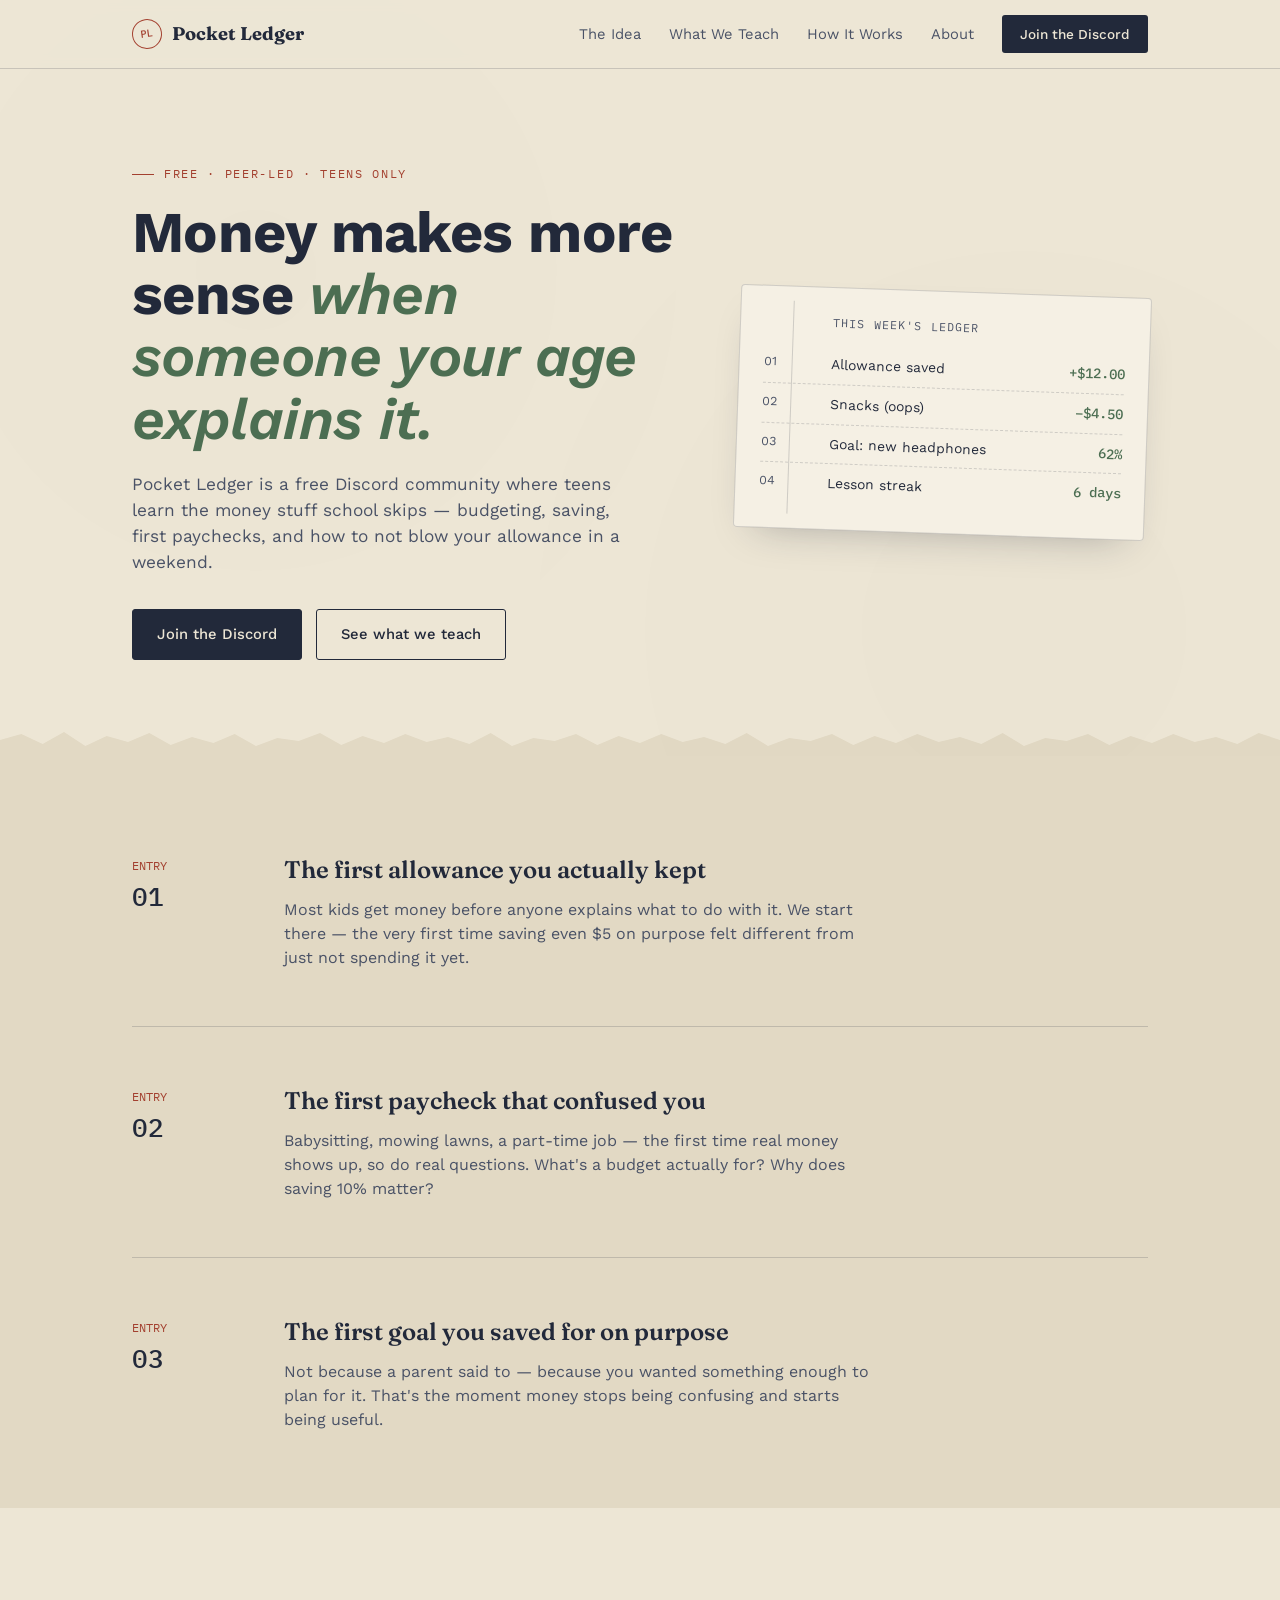
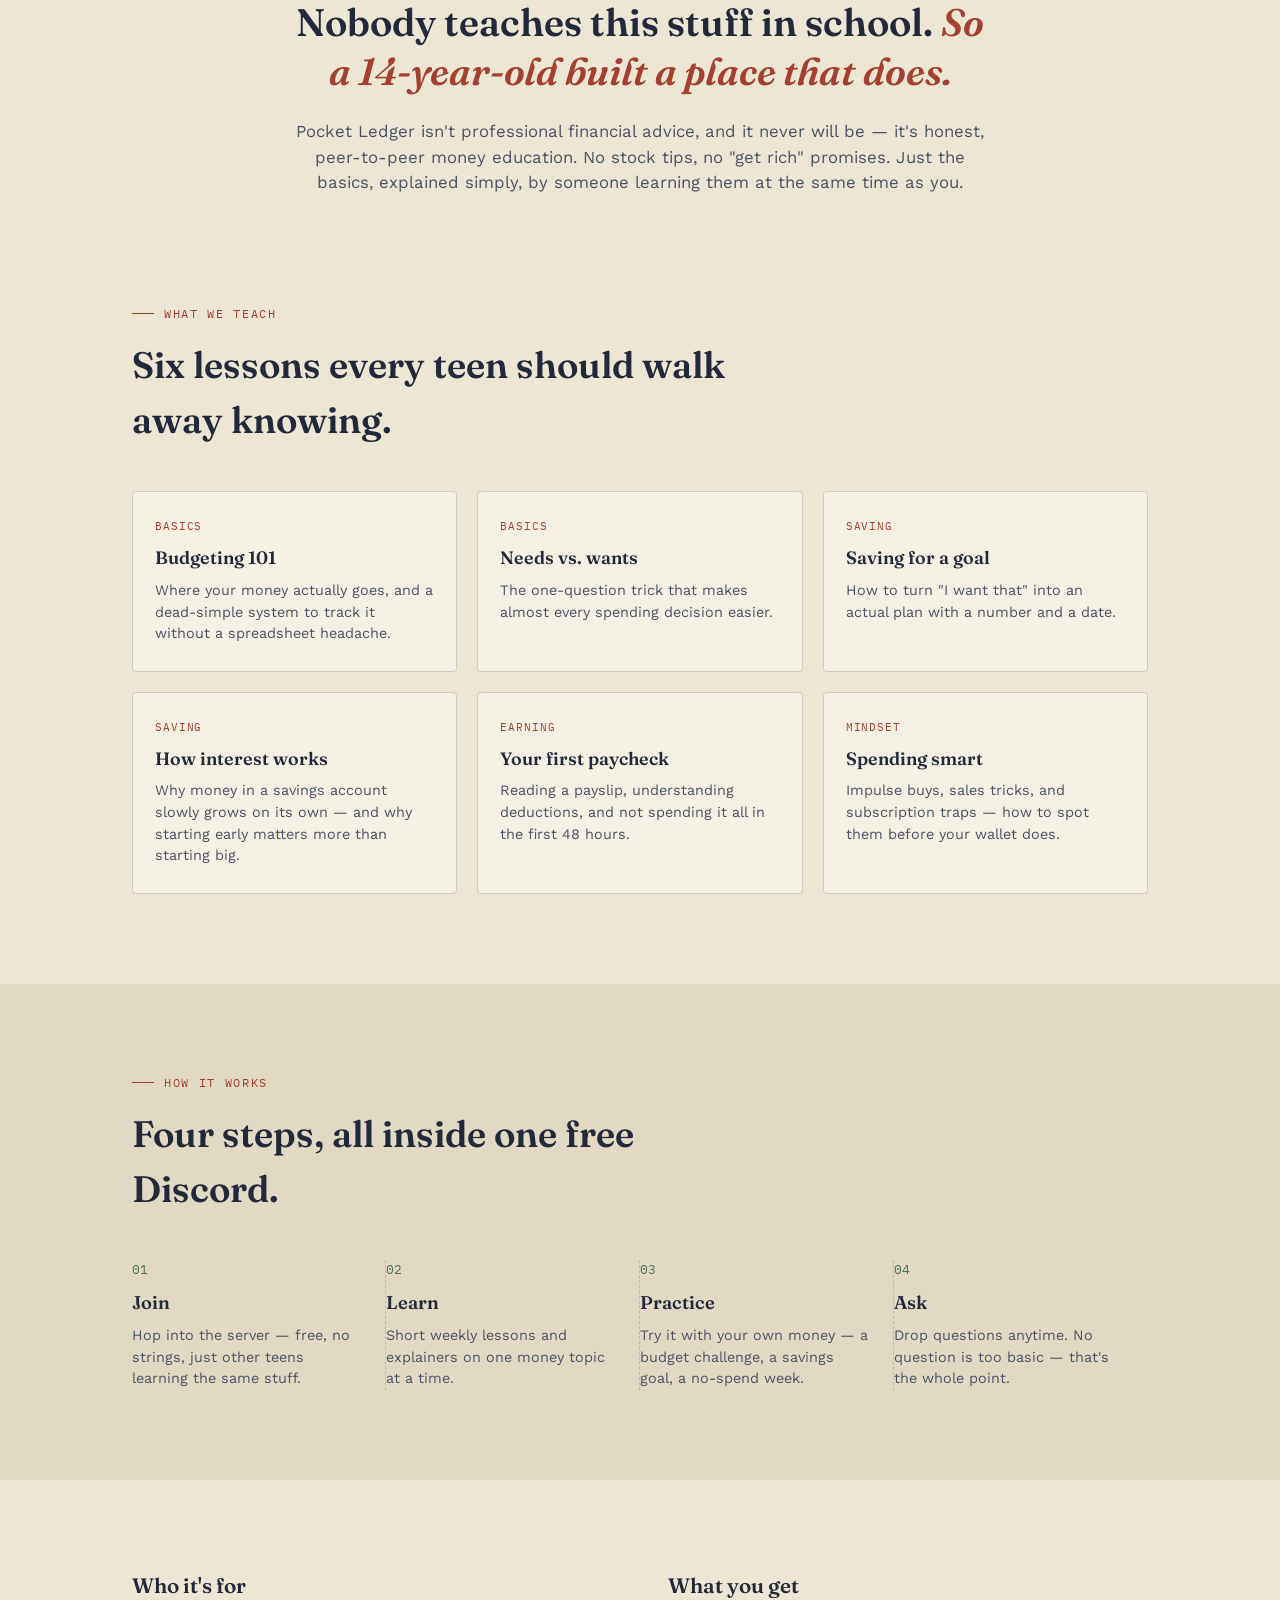
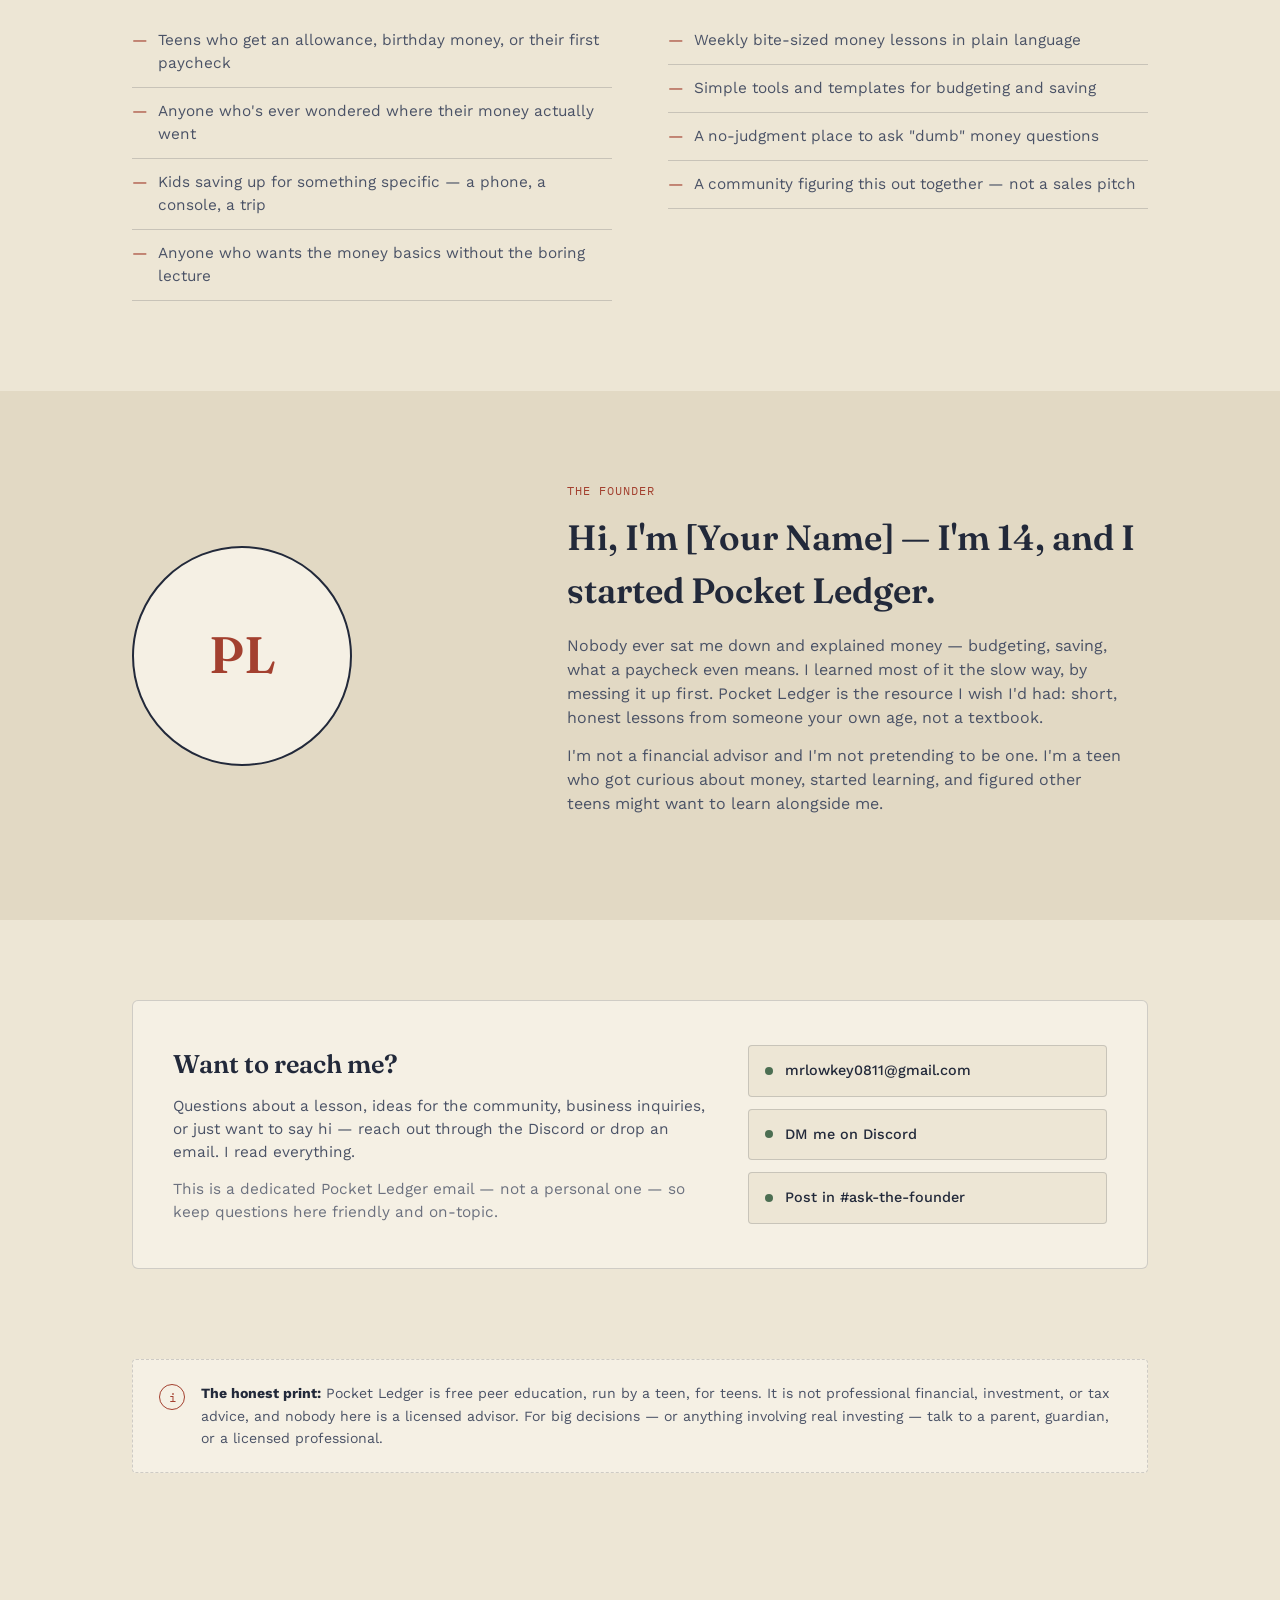
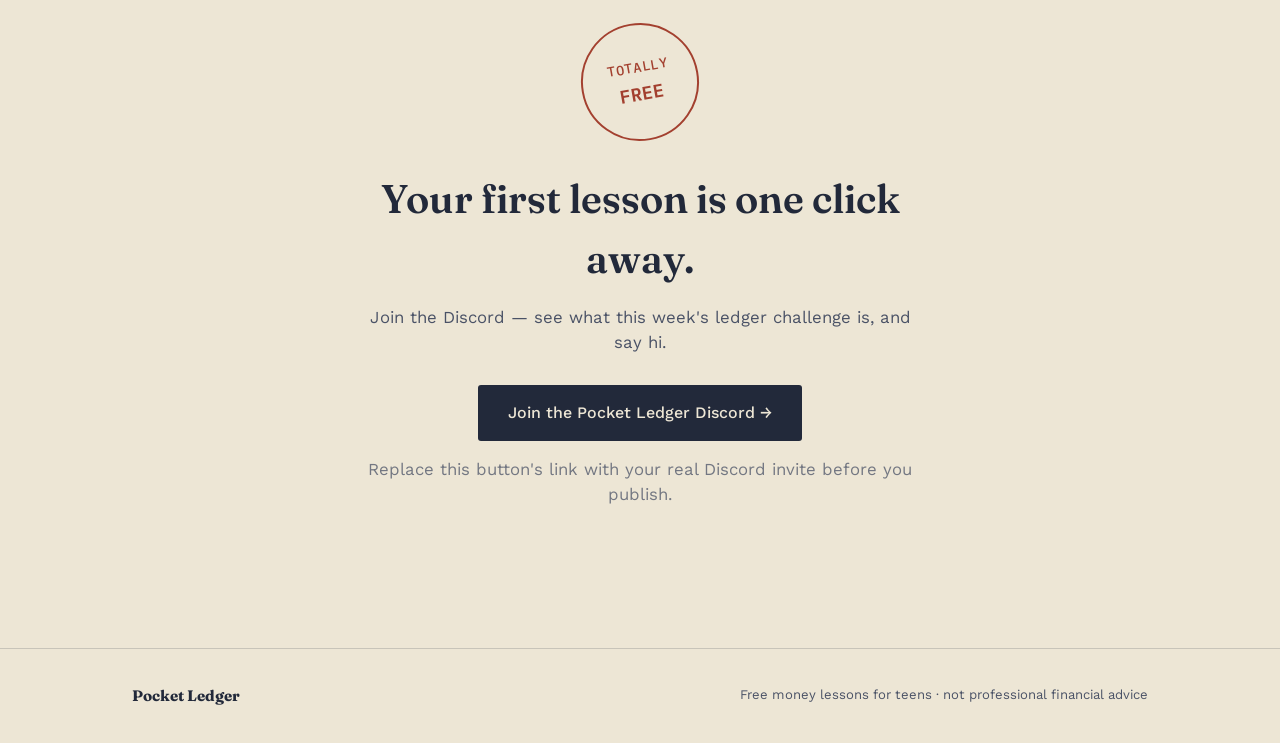
<file: index.html>
<!DOCTYPE html>
<html lang="en">
<head>
<meta charset="UTF-8">
<meta name="viewport" content="width=device-width, initial-scale=1.0">
<title>Pocket Ledger — Money Lessons for Teens, by a Teen</title>
<link rel="preconnect" href="https://fonts.googleapis.com">
<link href="https://fonts.googleapis.com/css2?family=Fraunces:opsz,wght@9..144,400;9..144,600;9..144,700;9..144,900&family=Work+Sans:wght@400;500;600&family=IBM+Plex+Mono:wght@400;500&display=swap" rel="stylesheet">
<style>
  :root{
    --paper: #EDE6D5;
    --paper-dark: #E2D9C4;
    --ink: #22293A;
    --ink-soft: #4A5266;
    --stamp: #A3402F;
    --gold: #BE9A34;
    --leaf: #4C6E52;
    --line: rgba(34,41,58,0.18);
    --card: #F5F0E4;
  }
  *{box-sizing:border-box; margin:0; padding:0;}
  html{scroll-behavior:smooth;}
  body{
    background:var(--paper);
    color:var(--ink);
    font-family:'Work Sans', sans-serif;
    line-height:1.5;
    overflow-x:hidden;
  }
  body::before{
    content:"";
    position:fixed; inset:0;
    pointer-events:none;
    z-index:1;
    opacity:0.5;
    background-image:
      radial-gradient(circle at 20% 30%, rgba(0,0,0,0.015) 0%, transparent 40%),
      radial-gradient(circle at 80% 70%, rgba(0,0,0,0.02) 0%, transparent 45%);
  }
  .display{font-family:'Fraunces', serif;}
  .mono{font-family:'IBM Plex Mono', monospace; letter-spacing:0.02em;}
  a{color:inherit;}
  img,svg{display:block; max-width:100%;}

  /* ---------- layout helpers ---------- */
  .wrap{max-width:1080px; margin:0 auto; padding:0 32px;}
  section{position:relative; z-index:2;}
  .torn{
    position:relative;
    height:26px;
    background:var(--paper);
  }
  .torn svg{width:100%; height:100%;}

  /* ---------- nav ---------- */
  nav{
    position:sticky; top:0; z-index:50;
    background:rgba(237,230,213,0.9);
    backdrop-filter:blur(6px);
    border-bottom:1px solid var(--line);
  }
  nav .wrap{
    display:flex; align-items:center; justify-content:space-between;
    height:68px;
  }
  .brand{
    display:flex; align-items:center; gap:10px;
    font-family:'Fraunces', serif; font-weight:700; font-size:1.15rem;
  }
  .brand-mark{
    width:30px; height:30px; border-radius:50%;
    border:1.5px solid var(--stamp);
    display:flex; align-items:center; justify-content:center;
    font-family:'IBM Plex Mono', monospace; font-size:0.65rem; font-weight:500;
    color:var(--stamp);
    transform:rotate(-8deg);
  }
  .nav-links{display:flex; gap:28px; align-items:center; font-size:0.92rem;}
  .nav-links a{text-decoration:none; color:var(--ink-soft); transition:color 0.2s;}
  .nav-links a:hover{color:var(--ink);}
  .nav-cta{
    background:var(--ink); color:var(--paper) !important;
    padding:9px 18px; border-radius:3px; font-size:0.85rem !important;
    font-weight:500;
  }
  @media (max-width:720px){ .nav-links a:not(.nav-cta){display:none;} }

  /* ---------- hero ---------- */
  .hero{padding:96px 0 70px; position:relative;}
  .hero .wrap{
    display:grid; grid-template-columns:1.15fr 0.85fr; gap:48px; align-items:center;
  }
  .eyebrow{
    font-family:'IBM Plex Mono', monospace; font-size:0.75rem; letter-spacing:0.14em;
    text-transform:uppercase; color:var(--stamp); margin-bottom:18px;
    display:flex; align-items:center; gap:10px;
  }
  .eyebrow::before{content:""; width:22px; height:1px; background:var(--stamp);}
  .hero h1{
    font-size:clamp(2.4rem, 5vw, 3.6rem);
    font-weight:700; line-height:1.08; letter-spacing:-0.01em;
  }
  .hero h1 em{font-style:italic; color:var(--leaf); font-weight:600;}
  .hero p.sub{
    margin-top:22px; font-size:1.08rem; color:var(--ink-soft); max-width:46ch;
  }
  .hero-ctas{display:flex; gap:14px; margin-top:34px; flex-wrap:wrap;}
  .btn{
    display:inline-flex; align-items:center; gap:8px;
    padding:13px 24px; border-radius:3px; font-size:0.92rem; font-weight:500;
    text-decoration:none; border:1.5px solid var(--ink); cursor:pointer;
    transition:transform 0.15s ease, background 0.2s ease;
  }
  .btn-primary{background:var(--ink); color:var(--paper);}
  .btn-primary:hover{transform:translateY(-2px);}
  .btn-ghost{background:transparent; color:var(--ink);}
  .btn-ghost:hover{background:rgba(34,41,58,0.06);}

  .ledger-card{
    background:var(--card);
    border:1px solid var(--line);
    border-radius:4px;
    padding:26px 24px;
    box-shadow:0 18px 40px -22px rgba(34,41,58,0.35);
    transform:rotate(2deg);
    position:relative;
  }
  .ledger-card::before{
    content:"";
    position:absolute; top:14px; bottom:14px; left:52px;
    width:1px; background:var(--line);
  }
  .ledger-row{
    display:flex; justify-content:space-between; font-size:0.86rem;
    padding:9px 0 9px 68px; border-bottom:1px dashed var(--line);
    position:relative;
  }
  .ledger-row:last-child{border-bottom:none;}
  .ledger-row .num{
    position:absolute; left:0; color:var(--ink-soft); font-size:0.78rem;
  }
  .ledger-row .amt{font-family:'IBM Plex Mono', monospace; color:var(--leaf); font-weight:500;}
  .ledger-title{
    font-family:'IBM Plex Mono', monospace; font-size:0.72rem; letter-spacing:0.1em;
    text-transform:uppercase; color:var(--ink-soft); margin-bottom:14px; padding-left:68px;
  }

  /* ---------- entries (scroll narrative) ---------- */
  .entries{padding:40px 0 20px; background:var(--paper-dark);}
  .entry{
    display:grid; grid-template-columns:120px 1fr; gap:32px;
    padding:56px 0; border-top:1px solid var(--line);
    opacity:0; transform:translateY(24px);
    transition:opacity 0.7s ease, transform 0.7s ease;
  }
  .entry.visible{opacity:1; transform:translateY(0);}
  .entry:first-child{border-top:none;}
  .entry-num{
    font-family:'IBM Plex Mono', monospace; font-size:0.78rem; color:var(--stamp);
    padding-top:4px;
  }
  .entry-num span{display:block; font-size:1.6rem; color:var(--ink); font-weight:500; margin-top:4px;}
  .entry h3{
    font-family:'Fraunces', serif; font-weight:600; font-size:1.5rem; margin-bottom:10px;
  }
  .entry p{color:var(--ink-soft); max-width:60ch; font-size:1rem;}

  /* ---------- manifesto ---------- */
  .manifesto{padding:90px 0; text-align:center;}
  .manifesto .wrap{max-width:760px;}
  .manifesto h2{
    font-family:'Fraunces', serif; font-weight:600; font-size:clamp(1.7rem,3.4vw,2.4rem);
    line-height:1.3;
  }
  .manifesto h2 em{font-style:italic; color:var(--stamp);}
  .manifesto p{margin-top:22px; color:var(--ink-soft); font-size:1.05rem;}

  /* ---------- teach grid ---------- */
  .teach{padding:20px 0 90px;}
  .section-head{margin-bottom:44px; max-width:640px;}
  .section-head .eyebrow{margin-bottom:14px;}
  .section-head h2{font-family:'Fraunces', serif; font-weight:600; font-size:clamp(1.7rem,3vw,2.3rem);}
  .grid6{display:grid; grid-template-columns:repeat(3,1fr); gap:20px;}
  @media (max-width:860px){.grid6{grid-template-columns:repeat(2,1fr);}}
  @media (max-width:560px){.grid6{grid-template-columns:1fr;}}
  .teach-card{
    background:var(--card); border:1px solid var(--line); border-radius:4px;
    padding:26px 22px; transition:transform 0.2s ease, box-shadow 0.2s ease;
  }
  .teach-card:hover{transform:translateY(-4px); box-shadow:0 16px 30px -20px rgba(34,41,58,0.4);}
  .teach-card .tag{
    font-family:'IBM Plex Mono', monospace; font-size:0.7rem; color:var(--stamp);
    letter-spacing:0.08em; text-transform:uppercase;
  }
  .teach-card h3{font-family:'Fraunces', serif; font-weight:600; font-size:1.12rem; margin:10px 0 8px;}
  .teach-card p{font-size:0.9rem; color:var(--ink-soft);}

  /* ---------- how it works ---------- */
  .how{padding:90px 0; background:var(--paper-dark);}
  .steps{display:grid; grid-template-columns:repeat(4,1fr); gap:0;}
  @media (max-width:860px){.steps{grid-template-columns:repeat(2,1fr); gap:28px;}}
  .step{padding:0 22px 0 0; border-right:1px dashed var(--line);}
  .step:last-child{border-right:none;}
  @media (max-width:860px){.step{border-right:none; padding:0;}}
  .step .stepnum{
    font-family:'IBM Plex Mono', monospace; color:var(--leaf); font-size:0.8rem; margin-bottom:10px;
  }
  .step h3{font-family:'Fraunces', serif; font-weight:600; font-size:1.15rem; margin-bottom:8px;}
  .step p{font-size:0.9rem; color:var(--ink-soft);}

  /* ---------- who/what ---------- */
  .split{padding:90px 0;}
  .split .wrap{display:grid; grid-template-columns:1fr 1fr; gap:56px;}
  @media (max-width:760px){.split .wrap{grid-template-columns:1fr;}}
  .split h3{font-family:'Fraunces', serif; font-weight:600; font-size:1.3rem; margin-bottom:16px;}
  .split ul{list-style:none;}
  .split li{
    padding:12px 0 12px 26px; border-bottom:1px solid var(--line); position:relative; color:var(--ink-soft); font-size:0.96rem;
  }
  .split li::before{content:"—"; position:absolute; left:0; color:var(--stamp);}

  /* ---------- note / disclaimer ---------- */
  .note{padding:10px 0 60px;}
  .note-box{
    border:1px dashed var(--line); border-radius:4px; padding:22px 26px;
    background:var(--card); display:flex; gap:16px; align-items:flex-start;
  }
  .note-box .mark{
    font-family:'IBM Plex Mono', monospace; font-size:0.78rem; color:var(--stamp);
    border:1px solid var(--stamp); border-radius:50%; width:26px; height:26px;
    display:flex; align-items:center; justify-content:center; flex-shrink:0; margin-top:2px;
  }
  .note-box p{font-size:0.88rem; color:var(--ink-soft); line-height:1.6;}
  .note-box strong{color:var(--ink);}

  /* ---------- about ---------- */
  .about{padding:90px 0; background:var(--paper-dark);}
  .about .wrap{display:grid; grid-template-columns:0.8fr 1.2fr; gap:48px; align-items:center;}
  @media (max-width:760px){.about .wrap{grid-template-columns:1fr;}}
  .avatar{
    width:100%; aspect-ratio:1; border-radius:50%;
    background:var(--card); border:2px solid var(--ink);
    display:flex; align-items:center; justify-content:center;
    font-family:'Fraunces', serif; font-size:3.2rem; font-weight:600; color:var(--stamp);
    max-width:220px;
  }
  .about h2{font-family:'Fraunces', serif; font-weight:600; font-size:clamp(1.6rem,3vw,2.2rem); margin-bottom:16px;}
  .about p{color:var(--ink-soft); font-size:1rem; margin-bottom:14px; max-width:56ch;}
  .about .role{
    font-family:'IBM Plex Mono', monospace; font-size:0.78rem; color:var(--stamp);
    text-transform:uppercase; letter-spacing:0.08em; margin-bottom:12px; display:block;
  }

  /* ---------- contact ---------- */
  .contact{padding:80px 0;}
  .contact-box{
    background:var(--card); border:1px solid var(--line); border-radius:6px;
    padding:44px 40px; display:grid; grid-template-columns:1.2fr 0.8fr; gap:36px; align-items:center;
  }
  @media (max-width:760px){.contact-box{grid-template-columns:1fr;}}
  .contact-box h2{font-family:'Fraunces', serif; font-weight:600; font-size:1.6rem; margin-bottom:12px;}
  .contact-box p{color:var(--ink-soft); font-size:0.96rem;}
  .contact-options{display:flex; flex-direction:column; gap:12px;}
  .contact-option{
    display:flex; align-items:center; gap:12px;
    border:1px solid var(--line); border-radius:4px; padding:14px 16px;
    text-decoration:none; color:var(--ink); font-size:0.9rem; font-weight:500;
    background:var(--paper); transition:transform 0.15s ease, border-color 0.2s ease;
  }
  .contact-option:hover{transform:translateX(3px); border-color:var(--stamp);}
  .contact-option .dot{width:8px; height:8px; border-radius:50%; background:var(--leaf); flex-shrink:0;}
  .contact-note{font-size:0.78rem; color:var(--ink-soft); margin-top:14px; opacity:0.8;}

  /* ---------- CTA / stamp ---------- */
  .cta{padding:90px 0 110px; text-align:center; position:relative;}
  .cta .wrap{max-width:620px;}
  .stamp{
    width:118px; height:118px; margin:0 auto 28px; border-radius:50%;
    border:2.5px solid var(--stamp); color:var(--stamp);
    display:flex; align-items:center; justify-content:center; flex-direction:column;
    font-family:'IBM Plex Mono', monospace; text-transform:uppercase;
    transform:rotate(-10deg) scale(0.8); opacity:0;
    transition:transform 0.6s cubic-bezier(.2,1.4,.4,1), opacity 0.6s ease;
  }
  .stamp.visible{transform:rotate(-10deg) scale(1); opacity:1;}
  .stamp span:first-child{font-size:0.85rem; font-weight:500; letter-spacing:0.05em;}
  .stamp span:last-child{font-size:1.15rem; font-weight:600; margin-top:2px;}
  .cta h2{font-family:'Fraunces', serif; font-weight:600; font-size:clamp(1.8rem,3.6vw,2.5rem); margin-bottom:16px;}
  .cta p{color:var(--ink-soft); font-size:1.05rem; margin-bottom:30px;}
  .discord-btn{
    display:inline-flex; align-items:center; gap:10px;
    background:var(--ink); color:var(--paper); padding:16px 30px;
    border-radius:3px; text-decoration:none; font-weight:500; font-size:1rem;
  }
  .cta-fine{margin-top:16px; font-size:0.8rem; color:var(--ink-soft); opacity:0.75;}

  footer{
    padding:36px 0; border-top:1px solid var(--line);
    display:flex; justify-content:space-between; align-items:center; flex-wrap:wrap; gap:10px;
  }
  footer p{font-size:0.82rem; color:var(--ink-soft);}
  footer .brand{font-size:0.95rem;}

  @media (max-width:900px){
    .hero .wrap{grid-template-columns:1fr;}
    .ledger-card{transform:none; margin-top:20px;}
    .entry{grid-template-columns:1fr; gap:8px;}
  }

  @media (prefers-reduced-motion: reduce){
    *{transition:none !important;}
    .entry{opacity:1; transform:none;}
    .stamp{opacity:1; transform:rotate(-10deg) scale(1) !important;}
  }
</style>
</head>
<body>

<nav>
  <div class="wrap">
    <div class="brand"><span class="brand-mark">PL</span> Pocket Ledger</div>
    <div class="nav-links">
      <a href="#entries">The Idea</a>
      <a href="#teach">What We Teach</a>
      <a href="#how">How It Works</a>
      <a href="#about">About</a>
      <a href="#join" class="nav-cta">Join the Discord</a>
    </div>
  </div>
</nav>

<section class="hero">
  <div class="wrap">
    <div>
      <div class="eyebrow">Free · Peer-led · Teens only</div>
      <h1>Money makes more sense <em>when someone your age explains it.</em></h1>
      <p class="sub">Pocket Ledger is a free Discord community where teens learn the money stuff school skips — budgeting, saving, first paychecks, and how to not blow your allowance in a weekend.</p>
      <div class="hero-ctas">
        <a href="#join" class="btn btn-primary">Join the Discord</a>
        <a href="#teach" class="btn btn-ghost">See what we teach</a>
      </div>
    </div>
    <div class="ledger-card">
      <div class="ledger-title">This week's ledger</div>
      <div class="ledger-row"><span class="num">01</span><span>Allowance saved</span><span class="amt">+$12.00</span></div>
      <div class="ledger-row"><span class="num">02</span><span>Snacks (oops)</span><span class="amt">−$4.50</span></div>
      <div class="ledger-row"><span class="num">03</span><span>Goal: new headphones</span><span class="amt">62%</span></div>
      <div class="ledger-row"><span class="num">04</span><span>Lesson streak</span><span class="amt">6 days</span></div>
    </div>
  </div>
</section>

<div class="torn"><svg viewBox="0 0 1200 26" preserveAspectRatio="none"><path d="M0,10 L20,4 L40,14 L60,2 L80,16 L100,6 L120,12 L140,3 L160,15 L180,7 L200,13 L220,4 L240,16 L260,8 L280,11 L300,3 L320,15 L340,6 L360,13 L380,4 L400,12 L420,7 L440,14 L460,3 L480,16 L500,8 L520,11 L540,4 L560,15 L580,6 L600,13 L620,4 L640,12 L660,7 L680,14 L700,3 L720,16 L740,8 L760,11 L780,4 L800,15 L820,6 L840,13 L860,4 L880,12 L900,7 L920,14 L940,3 L960,16 L980,8 L1000,11 L1020,4 L1040,15 L1060,6 L1080,13 L1100,4 L1120,12 L1140,7 L1160,14 L1180,3 L1200,10 L1200,26 L0,26 Z" fill="#E2D9C4"/></svg></div>

<section class="entries" id="entries">
  <div class="wrap">
    <div class="entry">
      <div class="entry-num">ENTRY<span>01</span></div>
      <div>
        <h3>The first allowance you actually kept</h3>
        <p>Most kids get money before anyone explains what to do with it. We start there — the very first time saving even $5 on purpose felt different from just not spending it yet.</p>
      </div>
    </div>
    <div class="entry">
      <div class="entry-num">ENTRY<span>02</span></div>
      <div>
        <h3>The first paycheck that confused you</h3>
        <p>Babysitting, mowing lawns, a part-time job — the first time real money shows up, so do real questions. What's a budget actually for? Why does saving 10% matter?</p>
      </div>
    </div>
    <div class="entry">
      <div class="entry-num">ENTRY<span>03</span></div>
      <div>
        <h3>The first goal you saved for on purpose</h3>
        <p>Not because a parent said to — because you wanted something enough to plan for it. That's the moment money stops being confusing and starts being useful.</p>
      </div>
    </div>
  </div>
</section>

<section class="manifesto">
  <div class="wrap">
    <h2>Nobody teaches this stuff in school. <em>So a 14-year-old built a place that does.</em></h2>
    <p>Pocket Ledger isn't professional financial advice, and it never will be — it's honest, peer-to-peer money education. No stock tips, no "get rich" promises. Just the basics, explained simply, by someone learning them at the same time as you.</p>
  </div>
</section>

<section class="teach" id="teach">
  <div class="wrap">
    <div class="section-head">
      <div class="eyebrow">What we teach</div>
      <h2>Six lessons every teen should walk away knowing.</h2>
    </div>
    <div class="grid6">
      <div class="teach-card"><div class="tag">Basics</div><h3>Budgeting 101</h3><p>Where your money actually goes, and a dead-simple system to track it without a spreadsheet headache.</p></div>
      <div class="teach-card"><div class="tag">Basics</div><h3>Needs vs. wants</h3><p>The one-question trick that makes almost every spending decision easier.</p></div>
      <div class="teach-card"><div class="tag">Saving</div><h3>Saving for a goal</h3><p>How to turn "I want that" into an actual plan with a number and a date.</p></div>
      <div class="teach-card"><div class="tag">Saving</div><h3>How interest works</h3><p>Why money in a savings account slowly grows on its own — and why starting early matters more than starting big.</p></div>
      <div class="teach-card"><div class="tag">Earning</div><h3>Your first paycheck</h3><p>Reading a payslip, understanding deductions, and not spending it all in the first 48 hours.</p></div>
      <div class="teach-card"><div class="tag">Mindset</div><h3>Spending smart</h3><p>Impulse buys, sales tricks, and subscription traps — how to spot them before your wallet does.</p></div>
    </div>
  </div>
</section>

<section class="how" id="how">
  <div class="wrap">
    <div class="section-head">
      <div class="eyebrow">How it works</div>
      <h2>Four steps, all inside one free Discord.</h2>
    </div>
    <div class="steps">
      <div class="step"><div class="stepnum">01</div><h3>Join</h3><p>Hop into the server — free, no strings, just other teens learning the same stuff.</p></div>
      <div class="step"><div class="stepnum">02</div><h3>Learn</h3><p>Short weekly lessons and explainers on one money topic at a time.</p></div>
      <div class="step"><div class="stepnum">03</div><h3>Practice</h3><p>Try it with your own money — a budget challenge, a savings goal, a no-spend week.</p></div>
      <div class="step"><div class="stepnum">04</div><h3>Ask</h3><p>Drop questions anytime. No question is too basic — that's the whole point.</p></div>
    </div>
  </div>
</section>

<section class="split">
  <div class="wrap">
    <div>
      <h3>Who it's for</h3>
      <ul>
        <li>Teens who get an allowance, birthday money, or their first paycheck</li>
        <li>Anyone who's ever wondered where their money actually went</li>
        <li>Kids saving up for something specific — a phone, a console, a trip</li>
        <li>Anyone who wants the money basics without the boring lecture</li>
      </ul>
    </div>
    <div>
      <h3>What you get</h3>
      <ul>
        <li>Weekly bite-sized money lessons in plain language</li>
        <li>Simple tools and templates for budgeting and saving</li>
        <li>A no-judgment place to ask "dumb" money questions</li>
        <li>A community figuring this out together — not a sales pitch</li>
      </ul>
    </div>
  </div>
</section>

<section class="about" id="about">
  <div class="wrap">
    <div class="avatar">PL</div>
    <div>
      <span class="role">The Founder</span>
      <h2>Hi, I'm [Your Name] — I'm 14, and I started Pocket Ledger.</h2>
      <p>Nobody ever sat me down and explained money — budgeting, saving, what a paycheck even means. I learned most of it the slow way, by messing it up first. Pocket Ledger is the resource I wish I'd had: short, honest lessons from someone your own age, not a textbook.</p>
      <p>I'm not a financial advisor and I'm not pretending to be one. I'm a teen who got curious about money, started learning, and figured other teens might want to learn alongside me.</p>
    </div>
  </div>
</section>

<section class="contact" id="contact">
  <div class="wrap">
    <div class="contact-box">
      <div>
        <h2>Want to reach me?</h2>
        <p>Questions about a lesson, ideas for the community, business inquiries, or just want to say hi — reach out through the Discord or drop an email. I read everything.</p>
        <p class="contact-note">This is a dedicated Pocket Ledger email — not a personal one — so keep questions here friendly and on-topic.</p>
      </div>
      <div class="contact-options">
        <a href="mailto:mrlowkey0811@gmail.com" class="contact-option"><span class="dot"></span> mrlowkey0811@gmail.com</a>
        <a href="#join" class="contact-option"><span class="dot"></span> DM me on Discord</a>
        <a href="#join" class="contact-option"><span class="dot"></span> Post in #ask-the-founder</a>
      </div>
    </div>
  </div>
</section>

<section class="note">
  <div class="wrap">
    <div class="note-box">
      <div class="mark">i</div>
      <p><strong>The honest print:</strong> Pocket Ledger is free peer education, run by a teen, for teens. It is not professional financial, investment, or tax advice, and nobody here is a licensed advisor. For big decisions — or anything involving real investing — talk to a parent, guardian, or a licensed professional.</p>
    </div>
  </div>
</section>

<section class="cta" id="join">
  <div class="wrap">
    <div class="stamp" id="stampEl"><span>Totally</span><span>Free</span></div>
    <h2>Your first lesson is one click away.</h2>
    <p>Join the Discord — see what this week's ledger challenge is, and say hi.</p>
    <a href="#" class="discord-btn" id="discordLink">Join the Pocket Ledger Discord →</a>
    <p class="cta-fine">Replace this button's link with your real Discord invite before you publish.</p>
  </div>
</section>

<footer>
  <div class="wrap" style="display:flex; justify-content:space-between; width:100%; flex-wrap:wrap; gap:10px;">
    <div class="brand display">Pocket Ledger</div>
    <p>Free money lessons for teens · not professional financial advice</p>
  </div>
</footer>

<script>
  // Reveal ledger entries on scroll
  const entries = document.querySelectorAll('.entry');
  const stamp = document.getElementById('stampEl');
  const io = new IntersectionObserver((items)=>{
    items.forEach(it=>{
      if(it.isIntersecting){ it.target.classList.add('visible'); }
    });
  }, {threshold:0.25});
  entries.forEach(e=>io.observe(e));

  const stampIo = new IntersectionObserver((items)=>{
    items.forEach(it=>{
      if(it.isIntersecting){ stamp.classList.add('visible'); }
    });
  }, {threshold:0.4});
  stampIo.observe(stamp);

  // EDIT ME: paste your real Discord invite link here
  document.getElementById('discordLink').href = "https://discord.gg/your-invite-code";
</script>

</body>
</html>
</file>
